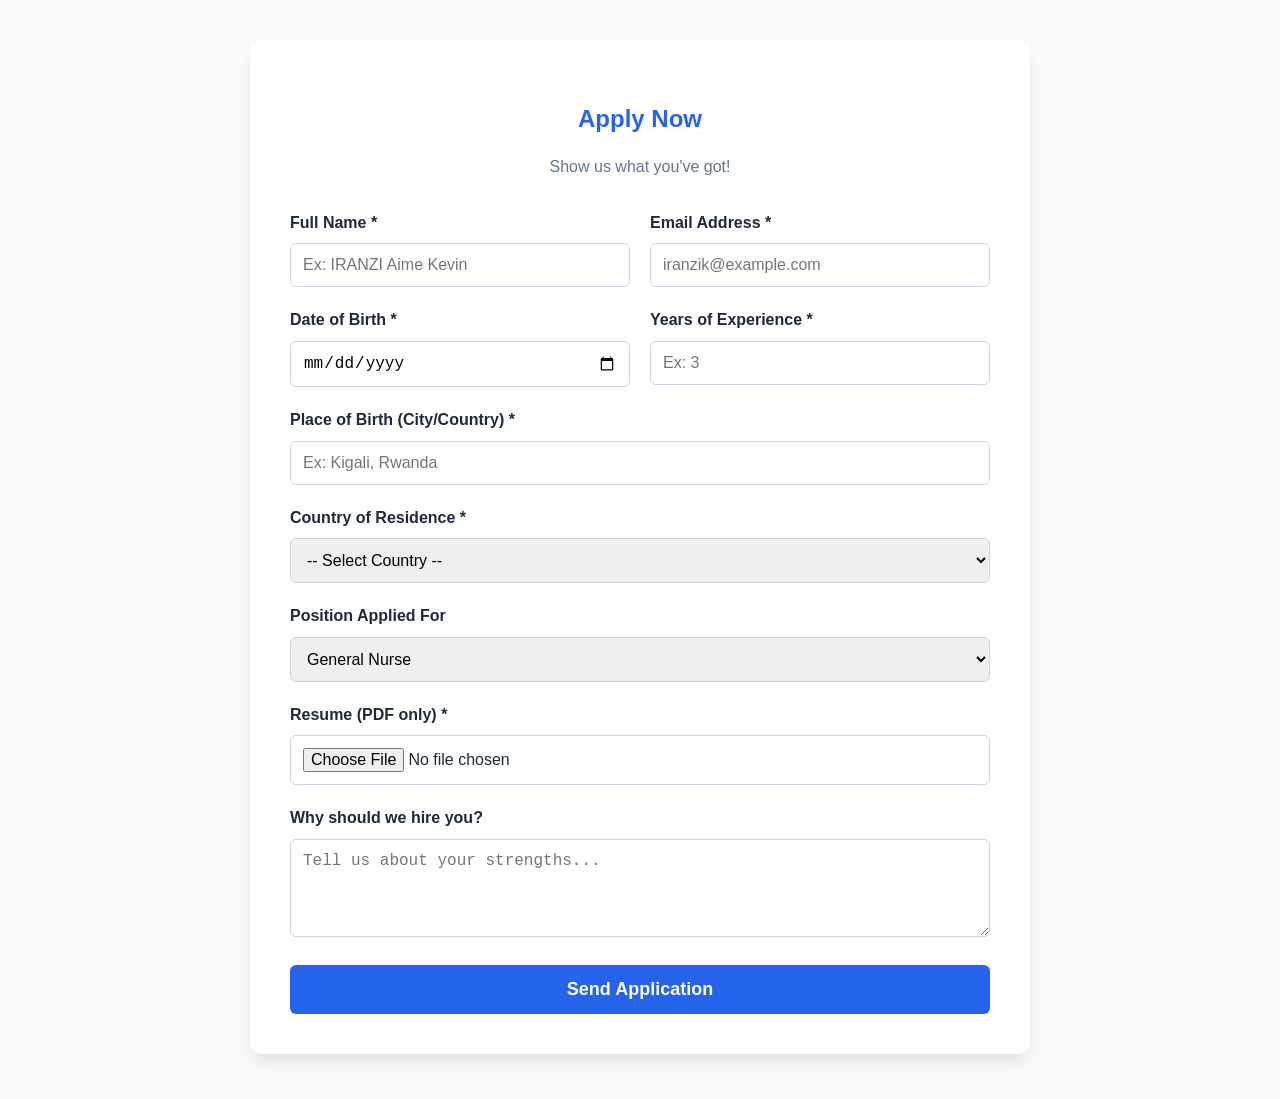
<file: jobs.html>
<!DOCTYPE html>
<html lang="en">
<head>
    <meta charset="UTF-8">
    <meta name="viewport" content="width=device-width, initial-scale=1.0">
    <title>Careers | Join Our Team</title>
    <style>
        :root {
            --primary-color: #2563eb;
            --success-color: #059669;
            --bg-color: #f8fafc;
            --text-color: #1e293b;
        }

        body {
            font-family: 'Segoe UI', Tahoma, Geneva, Verdana, sans-serif;
            background-color: var(--bg-color);
            color: var(--text-color);
            line-height: 1.6;
            margin: 0;
            padding: 20px;
        }

        .container {
            max-width: 700px;
            background: white;
            margin: 20px auto;
            padding: 40px;
            border-radius: 12px;
            box-shadow: 0 10px 15px -3px rgba(0, 0, 0, 0.1);
        }

        h2 { text-align: center; color: var(--primary-color); margin-bottom: 10px; }
        p.subtitle { text-align: center; color: #64748b; margin-bottom: 30px; }

        .form-row {
            display: flex;
            gap: 20px;
            flex-wrap: wrap;
        }

        .form-group { 
            margin-bottom: 20px; 
            flex: 1;
            min-width: 250px;
        }

        .full-width { flex: 1 0 100%; }

        label { display: block; font-weight: 600; margin-bottom: 8px; }

        input, select, textarea {
            width: 100%;
            padding: 12px;
            border: 1px solid #cbd5e1;
            border-radius: 6px;
            box-sizing: border-box;
            font-size: 16px;
            transition: border-color 0.3s;
        }

        input:focus {
            outline: none;
            border-color: var(--primary-color);
        }

        /* Rwanda Section Styling */
        #rwandaDetails {
            display: none;
            background: #f1f5f9;
            padding: 20px;
            border-radius: 8px;
            margin-bottom: 20px;
            border-left: 4px solid var(--primary-color);
        }

        .btn-submit {
            width: 100%;
            background-color: var(--primary-color);
            color: white;
            padding: 14px;
            border: none;
            border-radius: 6px;
            font-size: 18px;
            font-weight: bold;
            cursor: pointer;
            transition: background 0.3s;
        }

        .btn-submit:hover { background-color: #1d4ed8; }

        #statusMessage {
            display: none;
            margin-top: 20px;
            padding: 15px;
            border-radius: 6px;
            text-align: center;
        }
    </style>
</head>
<body>

<div class="container">
    <h2>Apply Now</h2>
    <p class="subtitle">Show us what you've got!</p>

    <form id="jobApplication">
        <div class="form-row">
            <div class="form-group">
                <label for="fullName">Full Name *</label>
                <input type="text" id="fullName" placeholder="Ex: IRANZI Aime Kevin" required>
            </div>

            <div class="form-group">
                <label for="email">Email Address *</label>
                <input type="email" id="email" placeholder="iranzik@example.com" required>
            </div>
        </div>

        <div class="form-row">
            <div class="form-group">
                <label for="dob">Date of Birth *</label>
                <input type="date" id="dob" required>
            </div>

            <div class="form-group">
                <label for="experience">Years of Experience *</label>
                <input type="number" id="experience" min="0" placeholder="Ex: 3" required>
            </div>
        </div>

        <div class="form-group">
            <label for="pob">Place of Birth (City/Country) *</label>
            <input type="text" id="pob" placeholder="Ex: Kigali, Rwanda" required>
        </div>

        <div class="form-group">
            <label for="countryResidence">Country of Residence *</label>
            <select id="countryResidence" required>
                <option value="">-- Select Country --</option>
                <option value="Rwanda">Rwanda</option>
                </select>
        </div>

        <div id="rwandaDetails">
            <div class="form-row">
                <div class="form-group">
                    <label>Province</label>
                    <select id="province">
                        <option value="">Select Province</option>
                        <option>Kigali City</option>
                        <option>Northern Province</option>
                        <option>Southern Province</option>
                        <option>Eastern Province</option>
                        <option>Western Province</option>
                    </select>
                </div>
                <div class="form-group">
                    <label>District</label>
                    <select id="district">
                        <option value="">Select District</option>
                    </select>
                </div>
            </div>
            <div class="form-row">
                <div class="form-group"><label>Sector</label><input type="text" id="sector"></div>
                <div class="form-group"><label>Cell</label><input type="text" id="cell"></div>
                <div class="form-group"><label>Village</label><input type="text" id="village"></div>
            </div>
        </div>

        <div class="form-group">
            <label for="position">Position Applied For</label>
            <select id="position">
                <option value="nurse">General Nurse</option>
                <option value="dev">Website Developer</option>
                <option value="designer">UI/UX Designer</option>
                <option value="pm">Product Manager</option>
                <option value="gp">General Practitioner</option>
            </select>
        </div>

        <div class="form-group">
            <label for="resume">Resume (PDF only) *</label>
            <input type="file" id="resume" accept=".pdf" required>
        </div>

        <div class="form-group">
            <label for="coverLetter">Why should we hire you?</label>
            <textarea id="coverLetter" rows="4" placeholder="Tell us about your strengths..."></textarea>
        </div>

        <button type="submit" class="btn-submit" id="submitBtn">Send Application</button>
    </form>

    <div id="statusMessage"></div>
</div>

<script>
    // 1. Populate All Countries
    const countries = ["Afghanistan","Albania","Algeria","Andorra","Angola","Argentina","Armenia","Australia","Austria","Azerbaijan","Bahamas","Bahrain","Bangladesh","Barbados","Belarus","Belgium","Belize","Benin","Bhutan","Bolivia","Bosnia","Botswana","Brazil","Brunei","Bulgaria","Burkina Faso","Burundi","Cambodia","Cameroon","Canada","Cape Verde","Central African Rep","Chad","Chile","China","Colombia","Comoros","Congo","Costa Rica","Croatia","Cuba","Cyprus","Czech Republic","Denmark","Djibouti","Dominica","Dominican Republic","East Timor","Ecuador","Egypt","El Salvador","Equatorial Guinea","Eritrea","Estonia","Ethiopia","Fiji","Finland","France","Gabon","Gambia","Georgia","Germany","Ghana","Greece","Grenada","Guatemala","Guinea","Guinea-Bissau","Guyana","Haiti","Honduras","Hungary","Iceland","India","Indonesia","Iran","Iraq","Ireland","Israel","Italy","Ivory Coast","Jamaica","Japan","Jordan","Kazakhstan","Kenya","Kiribati","Korea North","Korea South","Kosovo","Kuwait","Kyrgyzstan","Laos","Latvia","Lebanon","Lesotho","Liberia","Libya","Liechtenstein","Lithuania","Luxembourg","Macedonia","Madagascar","Malawi","Malaysia","Maldives","Mali","Malta","Marshall Islands","Mauritania","Mauritius","Mexico","Micronesia","Moldova","Monaco","Mongolia","Montenegro","Morocco","Mozambique","Myanmar","Namibia","Nauru","Nepal","Netherlands","New Zealand","Nicaragua","Niger","Nigeria","Norway","Oman","Pakistan","Palau","Panama","Papua New Guinea","Paraguay","Peru","Philippines","Poland","Portugal","Qatar","Romania","Russian Federation","Saint Kitts & Nevis","Saint Lucia","Saint Vincent","Samoa","San Marino","Sao Tome & Principe","Saudi Arabia","Senegal","Serbia","Seychelles","Sierra Leone","Singapore","Slovakia","Slovenia","Solomon Islands","Somalia","South Africa","South Sudan","Spain","Sri Lanka","Sudan","Suriname","Swaziland","Sweden","Switzerland","Syria","Taiwan","Tajikistan","Tanzania","Thailand","Togo","Tonga","Trinidad & Tobago","Tunisia","Turkey","Turkmenistan","Tuvalu","Uganda","Ukraine","United Arab Emirates","United Kingdom","United States","Uruguay","Uzbekistan","Vanuatu","Vatican City","Venezuela","Vietnam","Yemen","Zambia","Zimbabwe"];
    
    const countrySelect = document.getElementById('countryResidence');
    countries.forEach(c => {
        if(c !== "Rwanda") {
            let el = document.createElement("option");
            el.textContent = c; el.value = c;
            countrySelect.appendChild(el);
        }
    });

    // 2. Rwanda Administrative Logic
    const rwandaData = {
        "Kigali City": ["Nyarugenge", "Gasabo", "Kicukiro"],
        "Northern Province": ["Burera", "Gakenke", "Gicumbi", "Musanze", "Rulindo"],
        "Southern Province": ["Gisagara", "Huye", "Kamonyi", "Muhanga", "Nyamagabe", "Nyanza", "Nyaruguru", "Ruhango"],
        "Eastern Province": ["Bugesera", "Gatsibo", "Kayonza", "Kirehe", "Ngoma", "Nyagatare", "Rwamagana"],
        "Western Province": ["Karongi", "Ngororero", "Nyabihu", "Nyamasheke", "Rubavu", "Rusizi", "Rutsiro"]
    };

    countrySelect.addEventListener('change', function() {
        document.getElementById('rwandaDetails').style.display = (this.value === "Rwanda") ? "block" : "none";
    });

    document.getElementById('province').addEventListener('change', function() {
        const districtSelect = document.getElementById('district');
        districtSelect.innerHTML = '<option value="">Select District</option>';
        if(this.value) {
            rwandaData[this.value].forEach(d => {
                let el = document.createElement("option");
                el.textContent = d; el.value = d;
                districtSelect.appendChild(el);
            });
        }
    });

    // 3. Form Submission
    document.getElementById('jobApplication').addEventListener('submit', function(e) {
        e.preventDefault();
        const btn = document.getElementById('submitBtn');
        const status = document.getElementById('statusMessage');

        btn.disabled = true;
        btn.innerText = 'Uploading...';
        status.style.display = 'block';
        status.style.backgroundColor = '#dcfce7';
        status.style.color = '#166534';
        status.innerText = 'Processing your application...';

        setTimeout(() => {
            btn.innerText = 'Application Sent!';
            btn.style.backgroundColor = '#059669';
            status.innerText = 'Success! Your application has been submitted.';
        }, 2000);
    });
</script>
</body>
</html>
</file>
